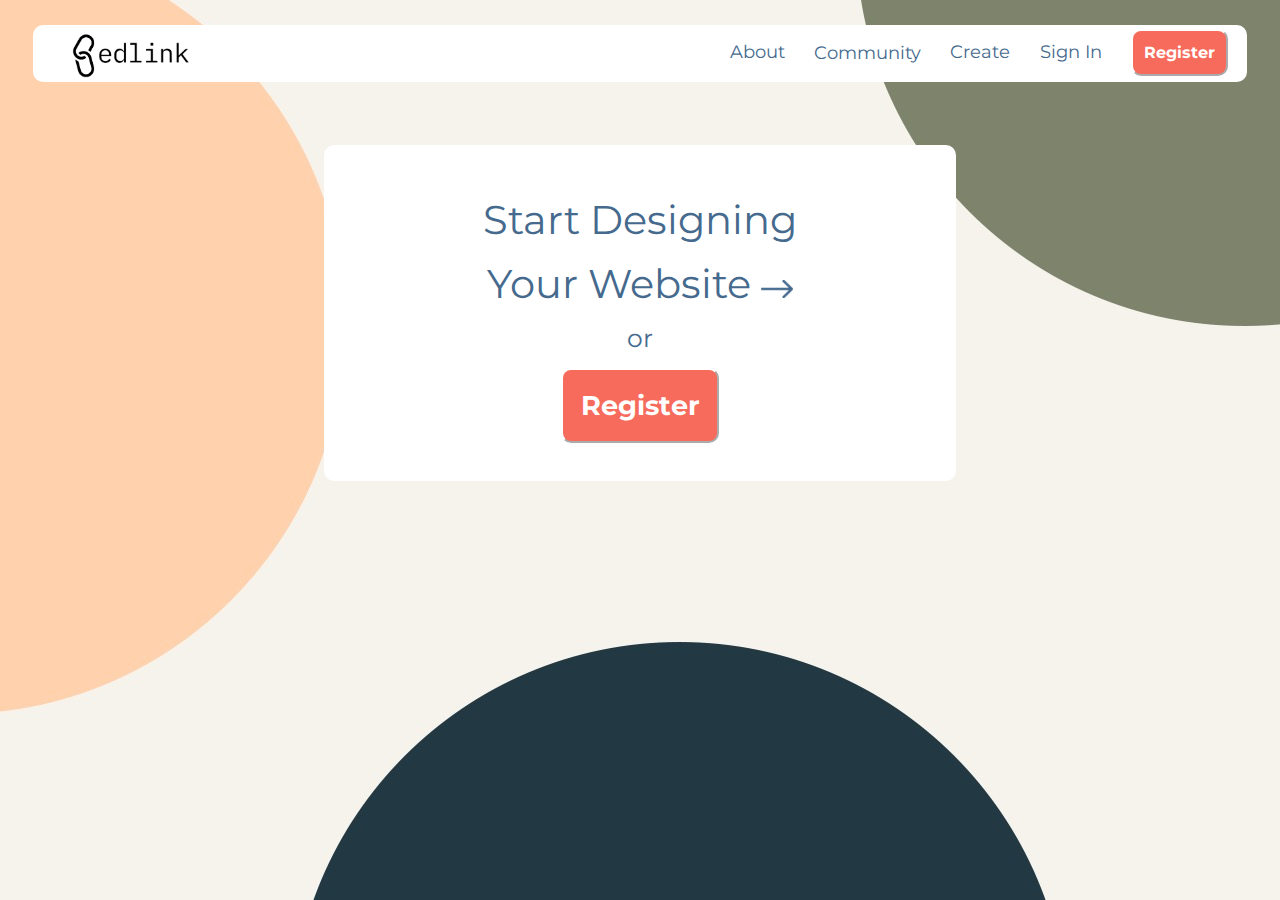
<file: index.html>
<!DOCTYPE html>
<html>
	<head>
        
        <title>Landing Page</title>
       <link rel="stylesheet" type="text/css" href="stylesL.css">
       <link href="https://fonts.googleapis.com/css2?family=Montserrat&display=swap" rel="stylesheet">
       <link rel="icon" href="images/edlink-link.png" type="image/png">
    </head>

    <body style="font-family: 'Montserrat', serif;">
      <div style="font-family: 'Montserrat', serif;"class="banner">
        <img class="logo" src="public.png" onclick="window.location.href='index.html';"> 
        <a class="f" href="https://www.google.com/slides/about/" target="_blank"> About </a>

        <a class="c" href="https://parthean.com" target="_blank"> Community </a>

        <a class="s" href="create.html"> Create </a>

        <a class="si" href="login.html"> Sign In </a>

        <button type="button" class="r" onclick="window.location.href='signup.html';"><h1> Register</h1></button>
      </div>
      <div style="font-family: 'Montserrat', serif;"class="box2">
        <div>
          <a class="word2"> Start Designing</a>
          <p></p>
          <a class="word2"> Your Website <img src="public-1.png" class="arrow"></a>
          <p></p>
          <a class="or">or</a>
          <p></p>
        </div>
        <div style="font-family: 'Montserrat', serif;">
          <button type="button" class="block" onclick="window.location.href='Ed-Link_Parthean_Signup.html';"><h1> Register</h1></button>
        </div>
      </div>  
    </body>
</html>
</file>
<file: stylesL.css>
body{
	background-image:url("bg-1.jpeg");
}

.banner{
	background-color:white;
	border-radius:10px;
	vertical-align:middle;
	margin-right:2%;
	color:#456A8E;
	font-size: 18px;
	font-family: 'Montserrat', serif; 
	margin-bottom: 5%;
	margin-top:2%;
	margin-left:2%;

}

.c{
	padding-left:2%;
	padding-bottom:2%;
	padding-right:2%;
	padding-top:0%;
	vertical-align:middle;
	font-family: 'Montserrat', serif;
}
.s{
	
	margin-top:-5%;
	font-family: 'Montserrat', serif;
	
}
.si{
	padding-left:2%;
	padding-bottom:2%;
	padding-right:2%;
	font-family: 'Montserrat', serif;
}

.logo{
	height:5%;
	width:10%;
	padding-left: 3%;
	vertical-align: middle;
	
}

.f{
	padding-left:44%;
	padding-bottom:2%;
	font-family: 'Montserrat', serif;

}

.r{
	background-color:#F76B5C;
	border-radius: 10px;
	height:1%;
	width:8%;
	font-size:8px;
	font-family: 'Montserrat', serif;
	color:white;
	border-color:white;
	box-shadow: none;
}

a:link {
  color: #456A8E;
  background-color: transparent;
  text-decoration: none;
}

a:visited {
  color: #456A8E;
  background-color: transparent;
  text-decoration: none;
}

a:hover {
  color: black;
  background-color: transparent;
  text-decoration: none;
}

.box2{
	background-color:white;
	font-size:150px;
	width:50%; 
	text-align: center;
	border-radius: 10px;
	height:15%;
	padding-top:4%;
	margin-left:25%;
	padding-bottom:3%;
	font-size:15px;
	font-color:#456A8E;

}

.arrow{
	width:5%;
	height:5%;
	padding-bottom:-5%;
}

.block{
	background-color:#F76B5C;
	border-radius: 10px;
	height:5%;
	width:25%;
	font-family: 'Montserrat', serif; 
	color:white;
	border-color:white;

}

.word2{
	color:#456A8E;
	font-size: 40px;
}

.or{
	color:#456A8E;
	font-size: 25px;
}

.css-selector{
	font-family: 'Montserrat', serif;
}
</file>
